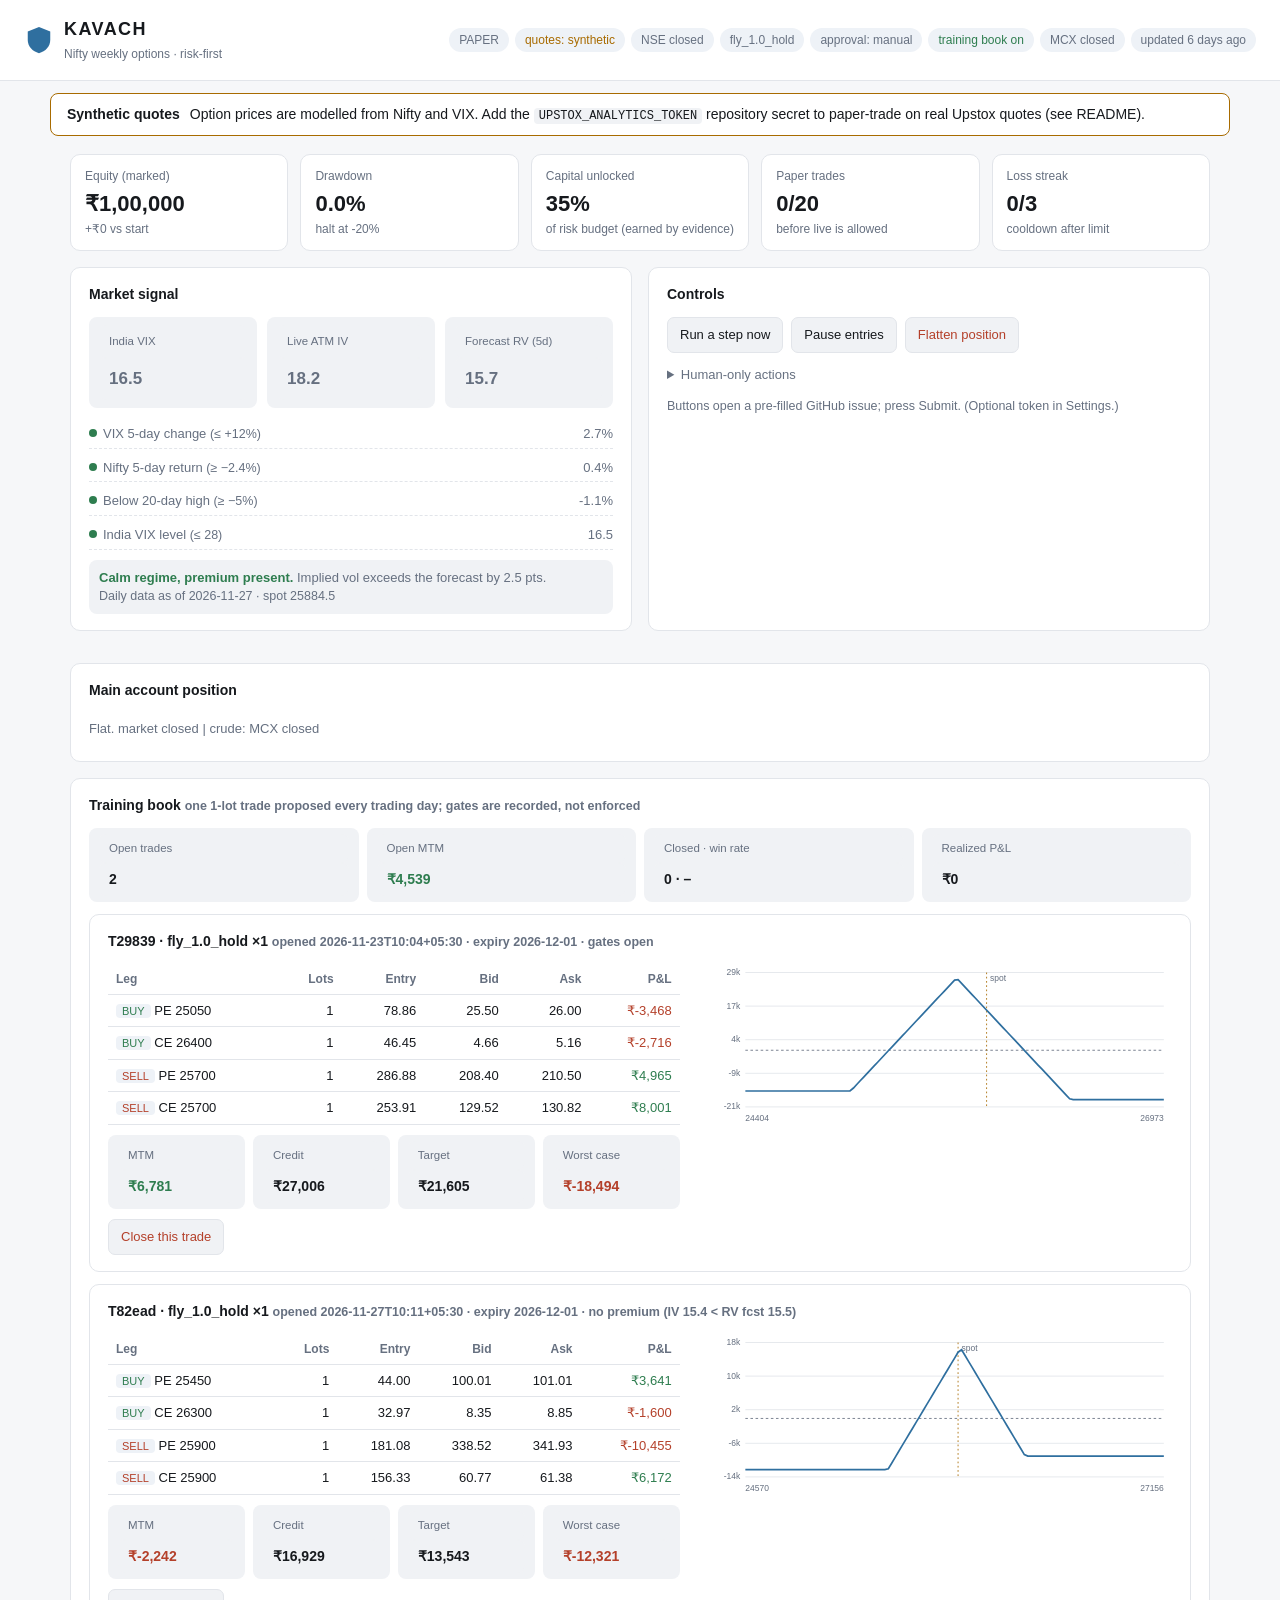
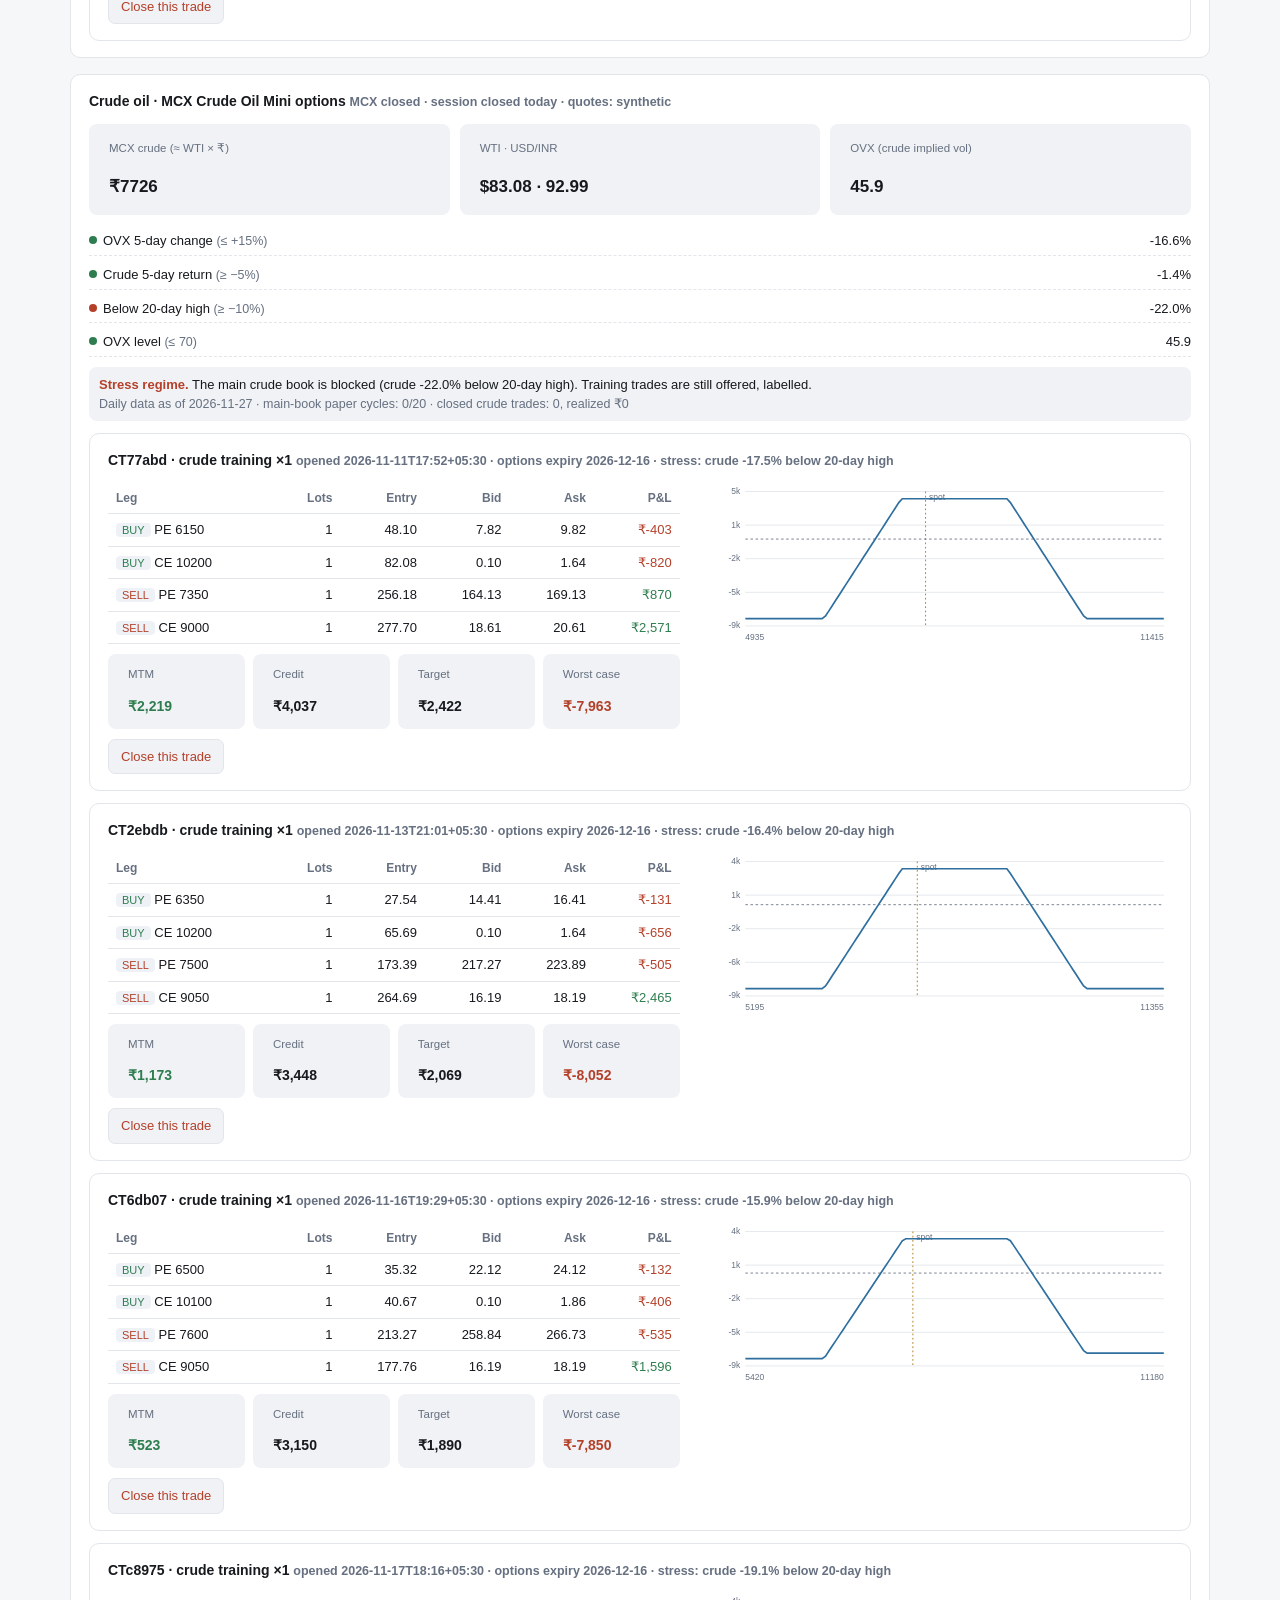
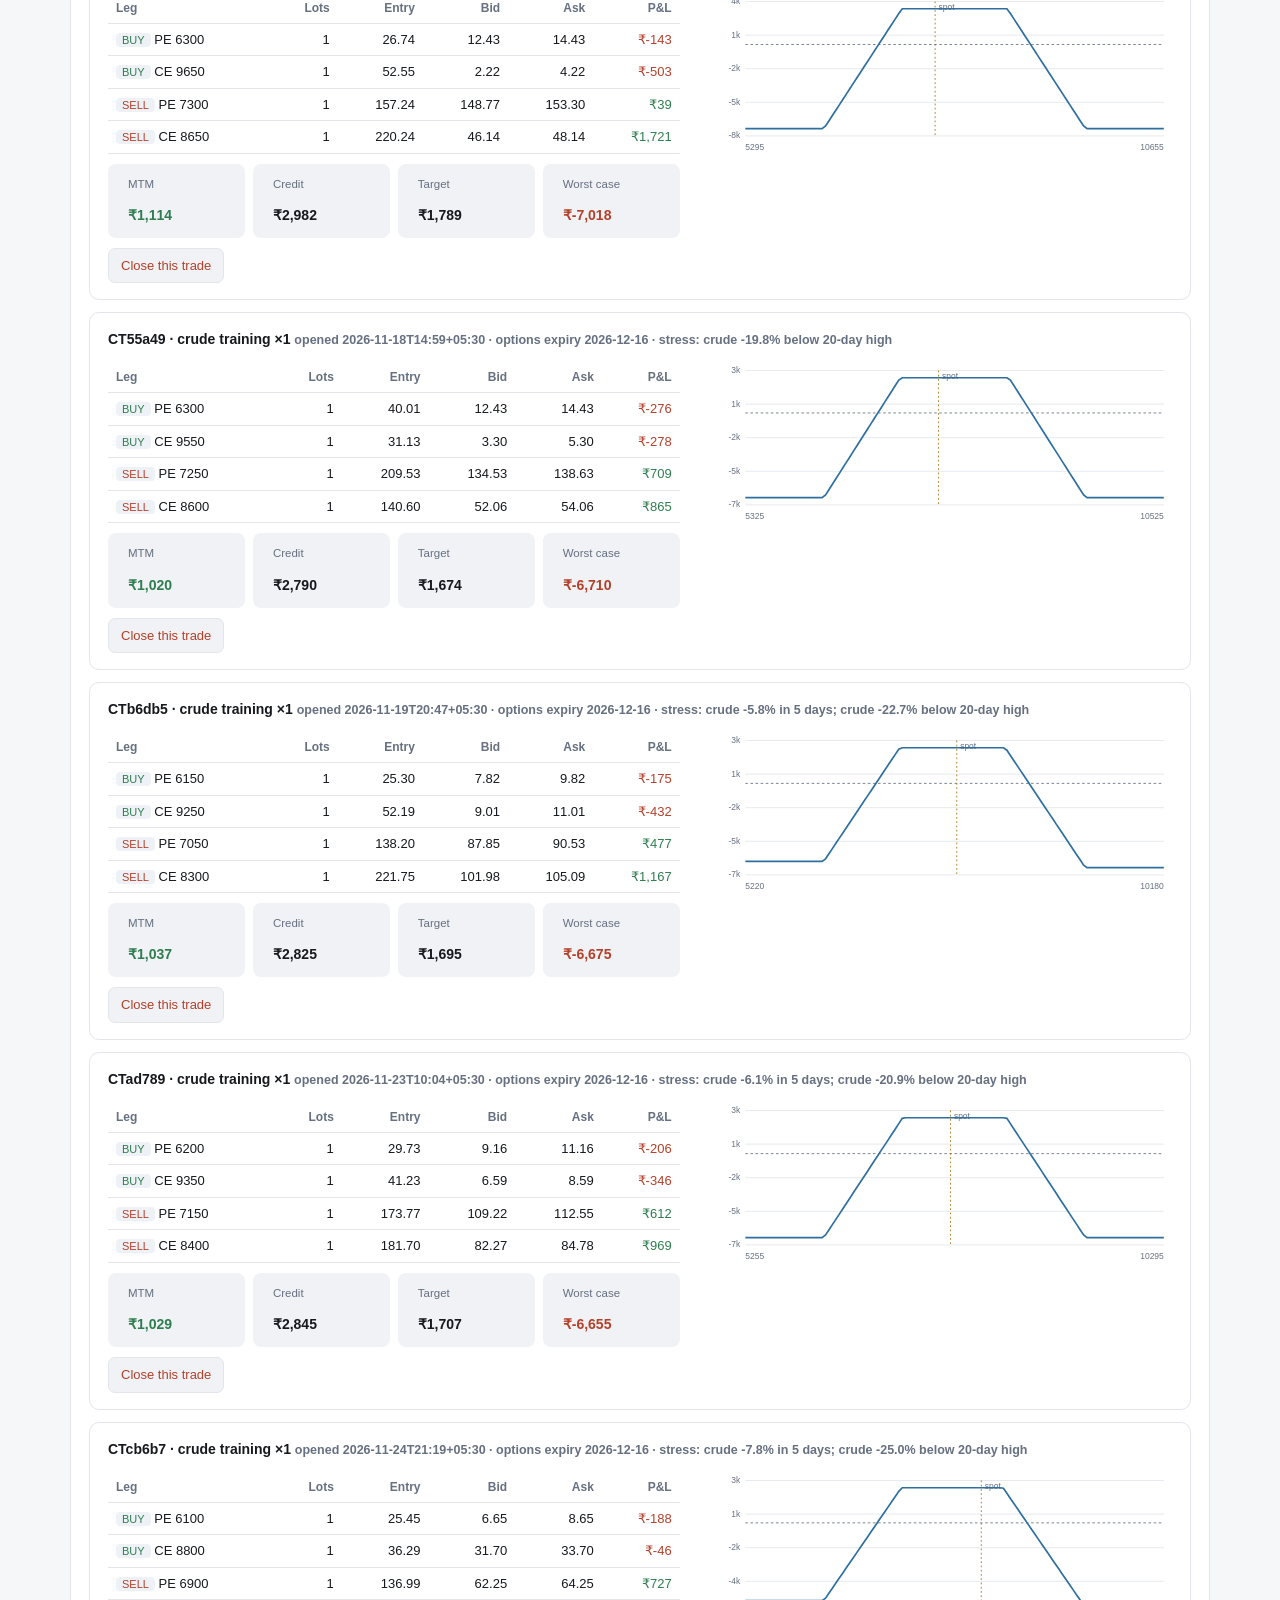
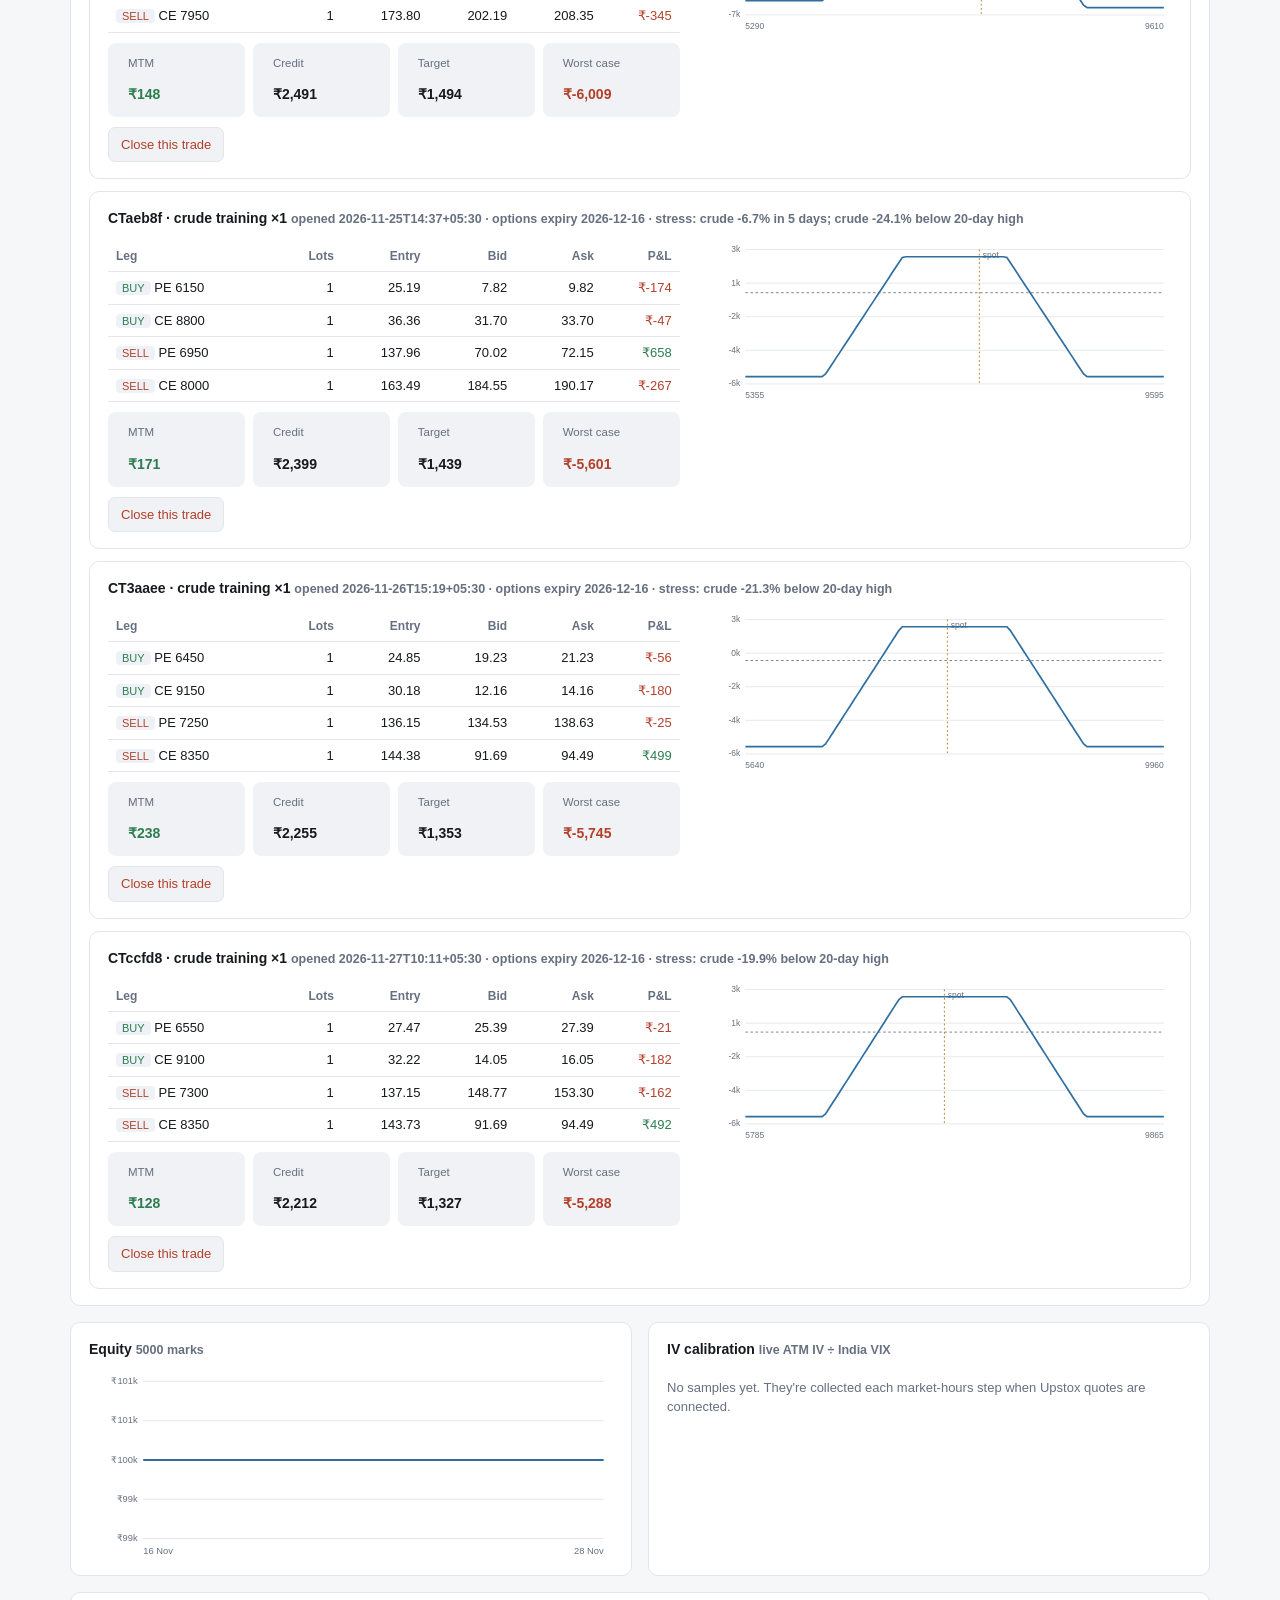
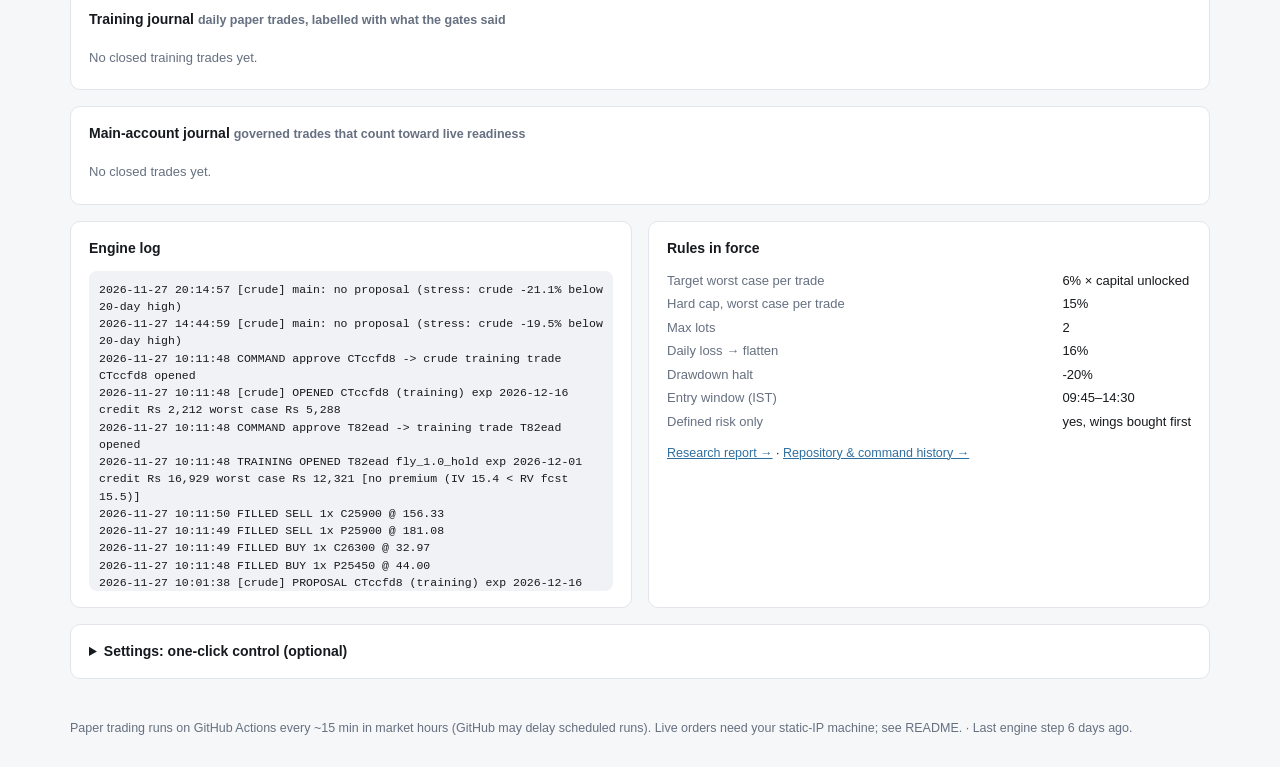
<file: index.html>
<!DOCTYPE html>
<html lang="en">
<head>
<meta charset="utf-8">
<meta name="viewport" content="width=device-width, initial-scale=1">
<title>KAVACH · control room</title>
<link rel="icon" href="data:image/svg+xml,<svg xmlns='http://www.w3.org/2000/svg' viewBox='0 0 32 32'><path d='M16 2 4 7v9c0 7 5 12 12 14 7-2 12-7 12-14V7z' fill='%232f6f9f'/></svg>">
<link rel="stylesheet" href="style.css">
</head>
<body>
<header class="top">
  <div class="brand">
    <svg viewBox="0 0 32 32" aria-hidden="true"><path d="M16 2 4 7v9c0 7 5 12 12 14 7-2 12-7 12-14V7z"/></svg>
    <div><h1>KAVACH</h1><span class="sub">Nifty weekly options · risk-first</span></div>
  </div>
  <div class="pills" id="pills"></div>
</header>

<div id="banners"></div>

<main>
  <section class="kpis" id="kpis"></section>

  <section class="grid2">
    <article class="card" id="signalCard">
      <h2>Market signal</h2>
      <div id="signal" class="muted">Loading…</div>
    </article>
    <article class="card" id="controlsCard">
      <h2>Controls</h2>
      <div class="controls">
        <button data-cmd="step" class="btn">Run a step now</button>
        <button data-cmd="pause" class="btn" id="pauseBtn">Pause entries</button>
        <button data-cmd="resume" class="btn" id="resumeBtn">Resume</button>
        <button data-cmd="flatten" class="btn danger" data-confirm="Close the open position at market quotes?">Flatten position</button>
      </div>
      <details class="adv">
        <summary>Human-only actions</summary>
        <p class="muted small">These need today's date typed exactly, as the governor requires.</p>
        <div class="row">
          <button class="btn" id="resetHalt">Reset drawdown halt</button>
          <button class="btn" id="acceptLimits">Accept edited limits.toml</button>
        </div>
      </details>
      <p class="muted small" id="cmdHint"></p>
      <div id="cmdStatus" class="small"></div>
    </article>
  </section>

  <section id="proposalWrap"></section>
  <section id="positionWrap"></section>
  <section id="trainingWrap"></section>
  <section id="crudeWrap"></section>

  <section class="grid2">
    <article class="card">
      <h2>Equity <span class="muted small" id="eqNote"></span></h2>
      <div id="equityChart" class="chart"></div>
    </article>
    <article class="card">
      <h2>IV calibration <span class="muted small">live ATM IV ÷ India VIX</span></h2>
      <div id="calib"></div>
    </article>
  </section>

  <article class="card">
    <h2>Training journal <span class="muted small">daily paper trades, labelled with what the gates said</span></h2>
    <div id="tjournal" class="tablewrap"></div>
  </article>

  <article class="card">
    <h2>Main-account journal <span class="muted small">governed trades that count toward live readiness</span></h2>
    <div id="journal" class="tablewrap"></div>
  </article>

  <section class="grid2">
    <article class="card">
      <h2>Engine log</h2>
      <pre id="log" class="log"></pre>
    </article>
    <article class="card">
      <h2>Rules in force</h2>
      <div id="limits"></div>
      <p class="small"><a href="report.html" target="_blank" rel="noopener">Research report →</a> · <a id="repoLink" target="_blank" rel="noopener">Repository &amp; command history →</a></p>
    </article>
  </section>

  <article class="card">
    <details id="settings">
      <summary><h2 class="inline">Settings: one-click control (optional)</h2></summary>
      <p class="small">Every control files a GitHub issue titled <code>kavach: &lt;command&gt;</code> on your repository. The runner obeys only issues opened by the repository owner, then comments the result and closes the issue.</p>
      <p class="small"><b>Without a token</b>, a button opens GitHub's new-issue page with the title pre-filled; press <i>Submit</i>. <b>With a token</b>, the button files the issue directly. Use a <i>fine-grained</i> token limited to this one repository, with only <i>Issues: Read and write</i>. It's stored only in this browser.</p>
      <form class="row" onsubmit="return false">
        <input id="tokenInput" type="password" placeholder="github_pat_…" autocomplete="off">
        <button class="btn" id="saveToken" type="button">Save</button>
        <button class="btn" id="clearToken" type="button">Forget</button>
      </form>
      <p class="small muted" id="tokenState"></p>
    </details>
  </article>
</main>

<footer class="muted small">
  Paper trading runs on GitHub Actions every ~15 min in market hours (GitHub may delay scheduled runs). Live orders need your static-IP machine; see README.
  <span id="updatedFoot"></span>
</footer>

<div id="modal" class="modal" hidden>
  <div class="modal-box">
    <h3 id="modalTitle"></h3>
    <p id="modalText" class="small"></p>
    <input id="modalInput" type="text" autocomplete="off">
    <div class="row end">
      <button class="btn" id="modalCancel">Cancel</button>
      <button class="btn primary" id="modalOk">Send</button>
    </div>
  </div>
</div>
<script src="app.js"></script>
</body>
</html>
</file>
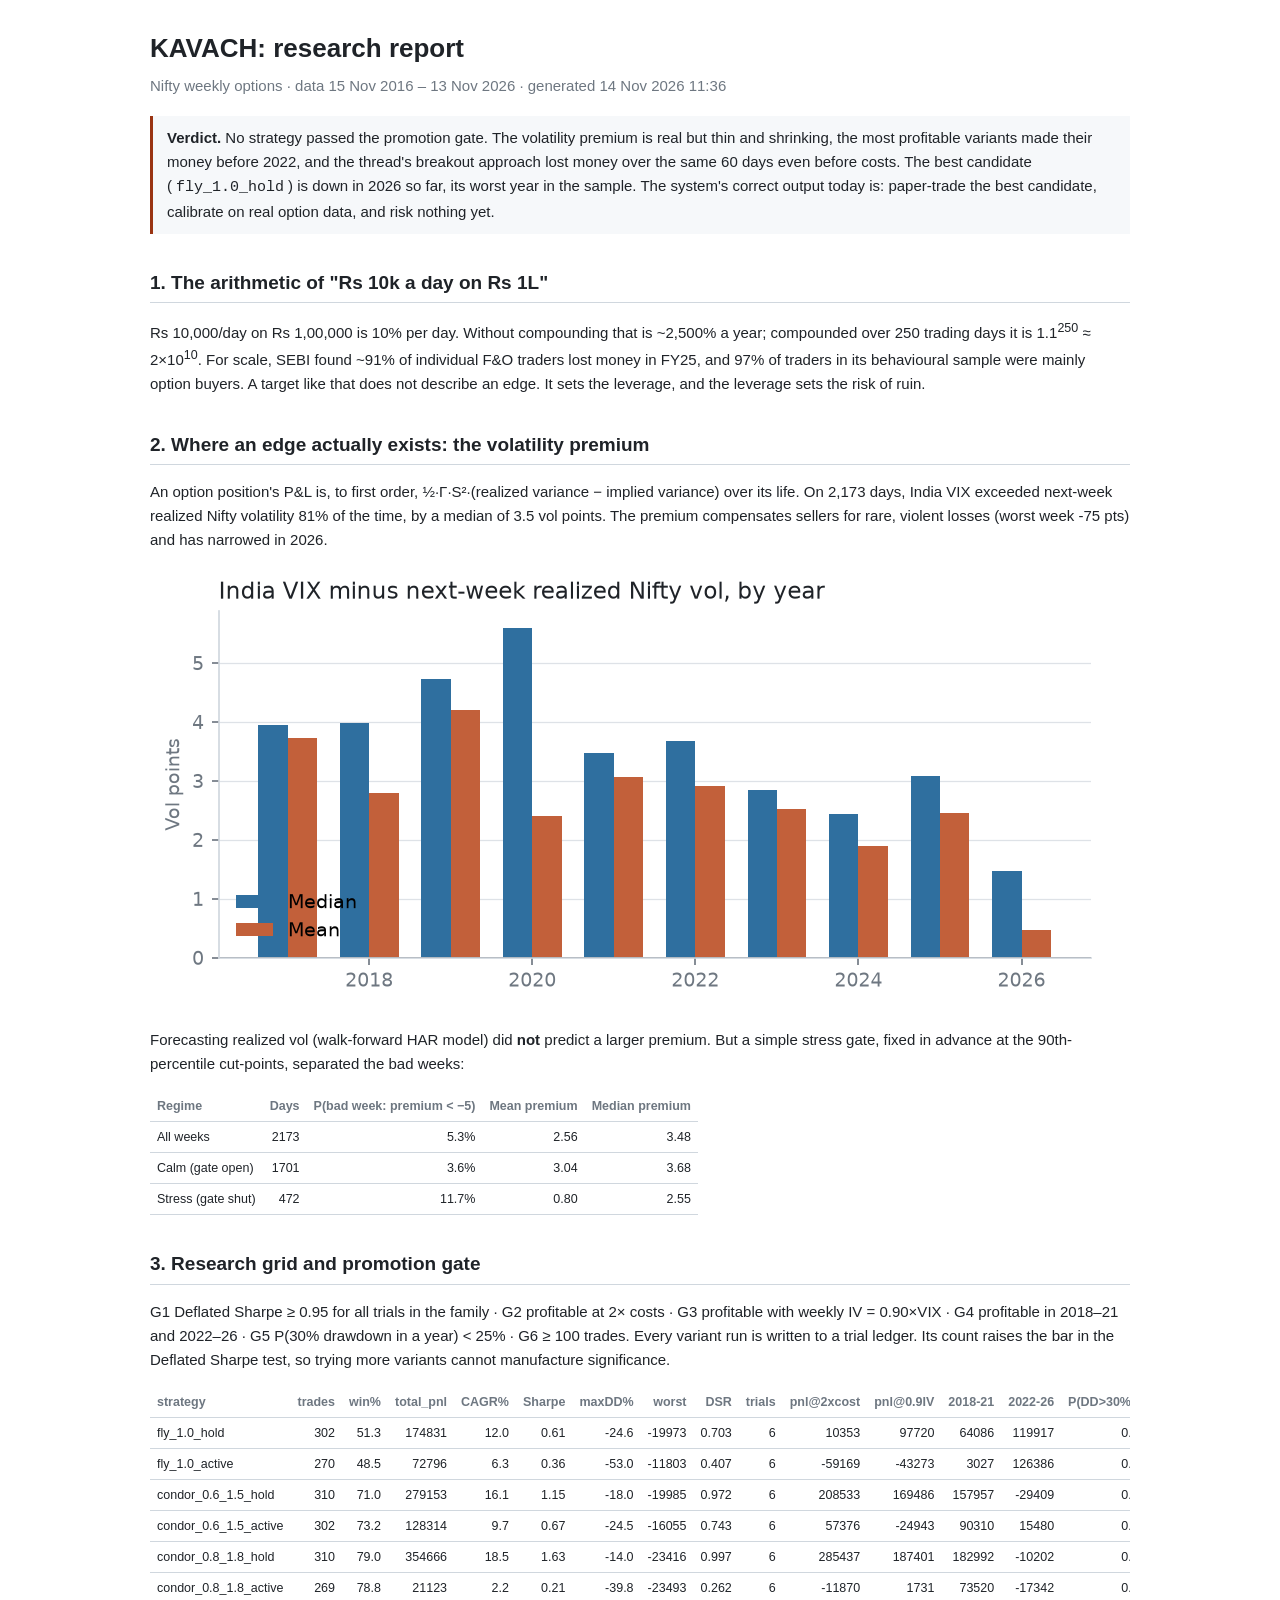
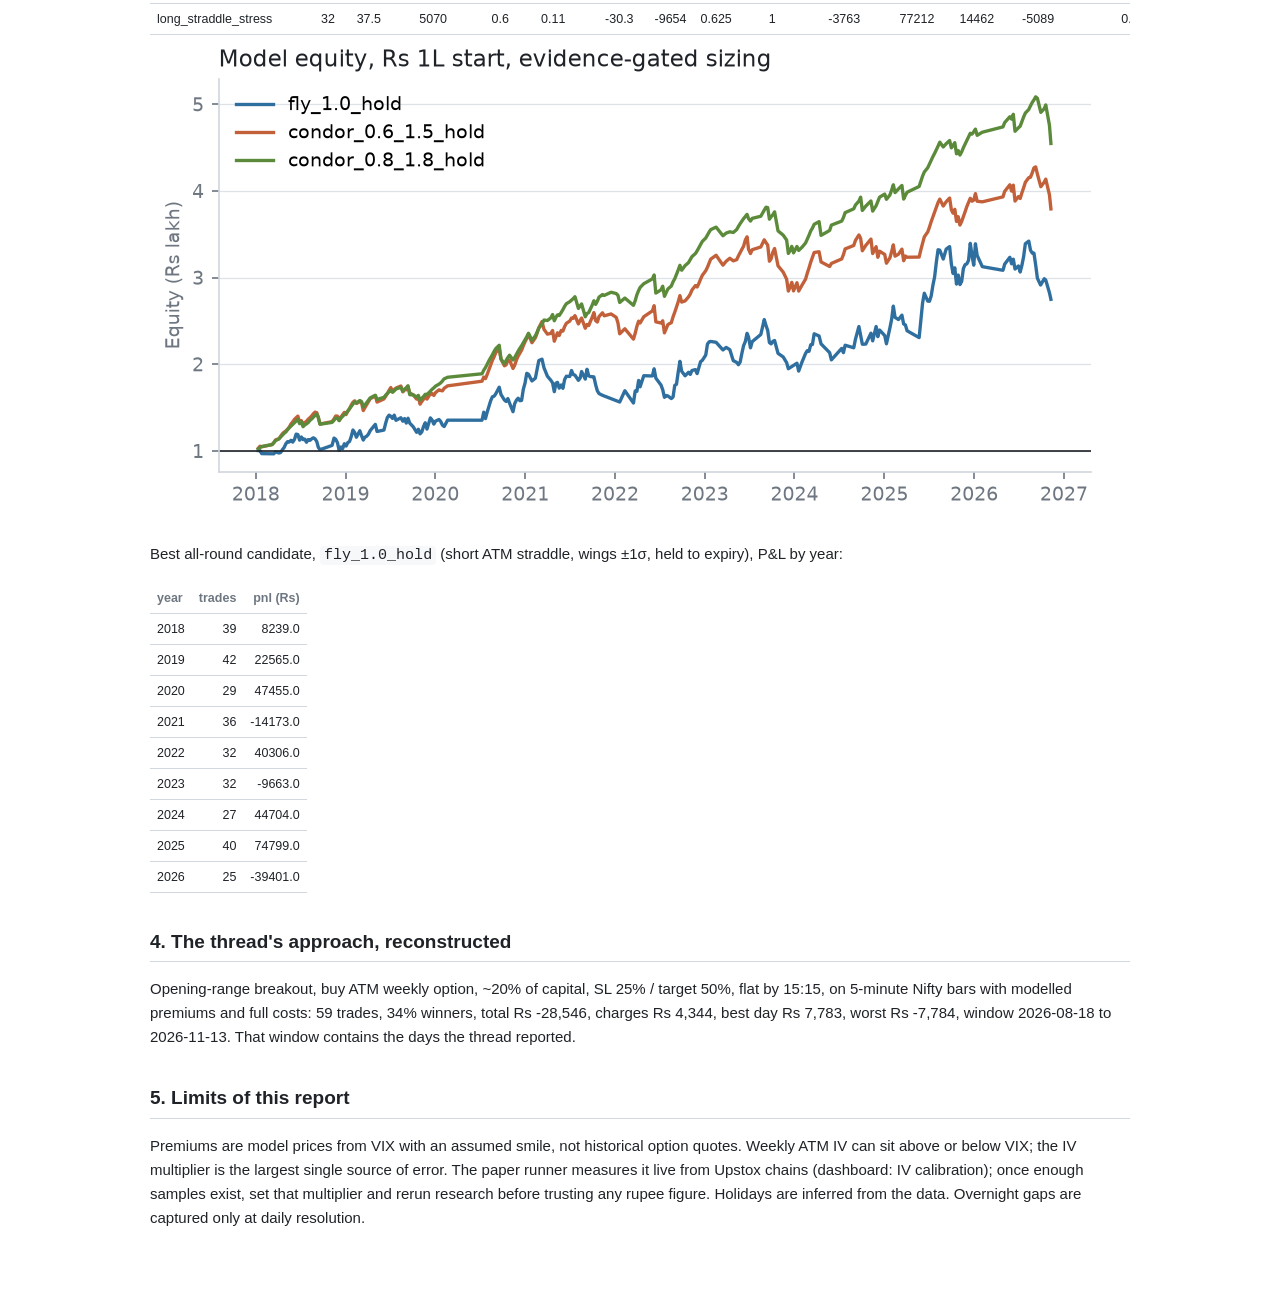
<file: report.html>
<!DOCTYPE html><html lang="en"><head><meta charset="utf-8">
<meta name="viewport" content="width=device-width,initial-scale=1"><title>KAVACH research report</title>
<style>
:root{--ink:#1f2328;--muted:#6e7781;--line:#d0d7de;--bg:#fff;--soft:#f6f8fa;--warn:#9a3412}
@media (prefers-color-scheme:dark){:root{--ink:#e6edf3;--muted:#8d96a0;--line:#30363d;--bg:#0d1117;--soft:#161b22;--warn:#f0883e}
img{background:#fff;border-radius:6px}}
body{font:15px/1.6 -apple-system,Segoe UI,Roboto,sans-serif;color:var(--ink);background:var(--bg);max-width:980px;margin:0 auto;padding:28px 20px 60px}
h1{font-size:26px;margin:0 0 4px} h2{font-size:19px;margin:34px 0 8px;border-bottom:1px solid var(--line);padding-bottom:4px}
.sub{color:var(--muted);margin:0 0 18px} .call{background:var(--soft);border-left:3px solid var(--warn);padding:10px 14px;margin:14px 0}
table.t{border-collapse:collapse;font-size:12.5px;width:100%;overflow-x:auto;display:block} .t th,.t td{padding:5px 7px;border-bottom:1px solid var(--line);text-align:right;white-space:nowrap}
.t th:first-child,.t td:first-child{text-align:left} .t th{color:var(--muted);font-weight:600}
img{max-width:100%} code{background:var(--soft);padding:1px 4px;border-radius:4px}
</style></head><body>
<h1>KAVACH: research report</h1>
<p class="sub">Nifty weekly options · data 15 Nov 2016 – 13 Nov 2026 · generated 14 Nov 2026 11:36</p>

<div class="call"><b>Verdict.</b> No strategy passed the promotion gate. The volatility premium is real
but thin and shrinking, the most profitable variants made their money before 2022, and the
thread's breakout approach lost money over the same 60 days even before costs. The best candidate
(<code>fly_1.0_hold</code>) is down in 2026 so far, its worst year in the sample. The system's
correct output today is: paper-trade the best candidate, calibrate on real option data, and risk nothing yet.</div>

<h2>1. The arithmetic of "Rs 10k a day on Rs 1L"</h2>
<p>Rs 10,000/day on Rs 1,00,000 is 10% per day. Without compounding that is ~2,500% a year; compounded over
250 trading days it is 1.1<sup>250</sup> ≈ 2×10<sup>10</sup>. For scale, SEBI found ~91% of individual F&amp;O traders
lost money in FY25, and 97% of traders in its behavioural sample were mainly option buyers. A target like that does not
describe an edge. It sets the leverage, and the leverage sets the risk of ruin.</p>

<h2>2. Where an edge actually exists: the volatility premium</h2>
<p>An option position's P&amp;L is, to first order, ½·Γ·S²·(realized variance − implied variance) over its life.
On 2,173 days, India VIX exceeded next-week realized Nifty volatility 81% of the time, by a median
of 3.5 vol points. The premium compensates sellers for rare, violent losses (worst week -75 pts)
and has narrowed in 2026.</p>
<img src="[data-uri]" alt="Volatility premium by year">
<p>Forecasting realized vol (walk-forward HAR model) did <b>not</b> predict a larger premium. But a simple
stress gate, fixed in advance at the 90th-percentile cut-points, separated the bad weeks:</p>
<table class="t"><tr><th>Regime</th><th>Days</th><th>P(bad week: premium &lt; −5)</th><th>Mean premium</th><th>Median premium</th></tr><tr><td>All weeks</td><td>2173</td><td>5.3%</td><td>2.56</td><td>3.48</td></tr><tr><td>Calm (gate open)</td><td>1701</td><td>3.6%</td><td>3.04</td><td>3.68</td></tr><tr><td>Stress (gate shut)</td><td>472</td><td>11.7%</td><td>0.80</td><td>2.55</td></tr></table>

<h2>3. Research grid and promotion gate</h2>
<p>G1 Deflated Sharpe ≥ 0.95 for all trials in the family · G2 profitable at 2× costs · G3 profitable with weekly IV = 0.90×VIX · G4 profitable in 2018–21 and 2022–26 · G5 P(30% drawdown in a year) &lt; 25% · G6 ≥ 100 trades. Every variant run is written to a trial ledger. Its count raises the bar in the Deflated Sharpe test,
so trying more variants cannot manufacture significance.</p>
<table class="dataframe t">
  <thead>
    <tr style="text-align: right;">
      <th>strategy</th>
      <th>trades</th>
      <th>win%</th>
      <th>total_pnl</th>
      <th>CAGR%</th>
      <th>Sharpe</th>
      <th>maxDD%</th>
      <th>worst</th>
      <th>DSR</th>
      <th>trials</th>
      <th>pnl@2xcost</th>
      <th>pnl@0.9IV</th>
      <th>2018-21</th>
      <th>2022-26</th>
      <th>P(DD&gt;30%,1y)</th>
      <th>halts</th>
      <th>PROMOTE</th>
    </tr>
  </thead>
  <tbody>
    <tr>
      <td>fly_1.0_hold</td>
      <td>302</td>
      <td>51.3</td>
      <td>174831</td>
      <td>12.0</td>
      <td>0.61</td>
      <td>-24.6</td>
      <td>-19973</td>
      <td>0.703</td>
      <td>6</td>
      <td>10353</td>
      <td>97720</td>
      <td>64086</td>
      <td>119917</td>
      <td>0.059</td>
      <td>2</td>
      <td>False</td>
    </tr>
    <tr>
      <td>fly_1.0_active</td>
      <td>270</td>
      <td>48.5</td>
      <td>72796</td>
      <td>6.3</td>
      <td>0.36</td>
      <td>-53.0</td>
      <td>-11803</td>
      <td>0.407</td>
      <td>6</td>
      <td>-59169</td>
      <td>-43273</td>
      <td>3027</td>
      <td>126386</td>
      <td>0.212</td>
      <td>9</td>
      <td>False</td>
    </tr>
    <tr>
      <td>condor_0.6_1.5_hold</td>
      <td>310</td>
      <td>71.0</td>
      <td>279153</td>
      <td>16.1</td>
      <td>1.15</td>
      <td>-18.0</td>
      <td>-19985</td>
      <td>0.972</td>
      <td>6</td>
      <td>208533</td>
      <td>169486</td>
      <td>157957</td>
      <td>-29409</td>
      <td>0.002</td>
      <td>0</td>
      <td>False</td>
    </tr>
    <tr>
      <td>condor_0.6_1.5_active</td>
      <td>302</td>
      <td>73.2</td>
      <td>128314</td>
      <td>9.7</td>
      <td>0.67</td>
      <td>-24.5</td>
      <td>-16055</td>
      <td>0.743</td>
      <td>6</td>
      <td>57376</td>
      <td>-24943</td>
      <td>90310</td>
      <td>15480</td>
      <td>0.024</td>
      <td>2</td>
      <td>False</td>
    </tr>
    <tr>
      <td>condor_0.8_1.8_hold</td>
      <td>310</td>
      <td>79.0</td>
      <td>354666</td>
      <td>18.5</td>
      <td>1.63</td>
      <td>-14.0</td>
      <td>-23416</td>
      <td>0.997</td>
      <td>6</td>
      <td>285437</td>
      <td>187401</td>
      <td>182992</td>
      <td>-10202</td>
      <td>0.000</td>
      <td>0</td>
      <td>False</td>
    </tr>
    <tr>
      <td>condor_0.8_1.8_active</td>
      <td>269</td>
      <td>78.8</td>
      <td>21123</td>
      <td>2.2</td>
      <td>0.21</td>
      <td>-39.8</td>
      <td>-23493</td>
      <td>0.262</td>
      <td>6</td>
      <td>-11870</td>
      <td>1731</td>
      <td>73520</td>
      <td>-17342</td>
      <td>0.091</td>
      <td>4</td>
      <td>False</td>
    </tr>
    <tr>
      <td>long_straddle_stress</td>
      <td>32</td>
      <td>37.5</td>
      <td>5070</td>
      <td>0.6</td>
      <td>0.11</td>
      <td>-30.3</td>
      <td>-9654</td>
      <td>0.625</td>
      <td>1</td>
      <td>-3763</td>
      <td>77212</td>
      <td>14462</td>
      <td>-5089</td>
      <td>0.004</td>
      <td>1</td>
      <td>False</td>
    </tr>
  </tbody>
</table>
<img src="[data-uri]" alt="Equity curves">
<p>Best all-round candidate, <code>fly_1.0_hold</code> (short ATM straddle, wings ±1σ, held to expiry), P&amp;L by year:</p>
<table class="dataframe t">
  <thead>
    <tr style="text-align: right;">
      <th>year</th>
      <th>trades</th>
      <th>pnl (Rs)</th>
    </tr>
  </thead>
  <tbody>
    <tr>
      <td>2018</td>
      <td>39</td>
      <td>8239.0</td>
    </tr>
    <tr>
      <td>2019</td>
      <td>42</td>
      <td>22565.0</td>
    </tr>
    <tr>
      <td>2020</td>
      <td>29</td>
      <td>47455.0</td>
    </tr>
    <tr>
      <td>2021</td>
      <td>36</td>
      <td>-14173.0</td>
    </tr>
    <tr>
      <td>2022</td>
      <td>32</td>
      <td>40306.0</td>
    </tr>
    <tr>
      <td>2023</td>
      <td>32</td>
      <td>-9663.0</td>
    </tr>
    <tr>
      <td>2024</td>
      <td>27</td>
      <td>44704.0</td>
    </tr>
    <tr>
      <td>2025</td>
      <td>40</td>
      <td>74799.0</td>
    </tr>
    <tr>
      <td>2026</td>
      <td>25</td>
      <td>-39401.0</td>
    </tr>
  </tbody>
</table>

<h2>4. The thread's approach, reconstructed</h2>
<p>Opening-range breakout, buy ATM weekly option, ~20% of capital, SL 25% / target 50%, flat by 15:15, on 5-minute
Nifty bars with modelled premiums and full costs: 59 trades, 34% winners, total Rs -28,546, charges Rs 4,344, best day Rs 7,783, worst Rs -7,784, window 2026-08-18 to 2026-11-13. That window contains the days the thread reported.</p>

<h2>5. Limits of this report</h2>
<p>Premiums are model prices from VIX with an assumed smile, not historical option quotes. Weekly ATM IV can sit
above or below VIX; the IV multiplier is the largest single source of error. The paper runner measures it live from Upstox chains (dashboard: IV calibration);
once enough samples exist, set that multiplier and rerun research before trusting any rupee figure.
Holidays are inferred from the data. Overnight gaps are captured only at daily resolution.</p>
</body></html>
</file>
<file: style.css>
:root{
  --bg:#f6f7f9;--card:#fff;--ink:#16191d;--muted:#667080;--line:#e2e5ea;--soft:#f0f2f5;
  --blue:#2f6f9f;--green:#2e7d4f;--red:#b4402a;--amber:#a86b00;--chip:#eef2f7;
  --mono:ui-monospace,SFMono-Regular,Menlo,Consolas,monospace;
}
@media (prefers-color-scheme:dark){:root{
  --bg:#0e1116;--card:#161a21;--ink:#e6e9ee;--muted:#8d97a6;--line:#262c35;--soft:#1c222b;
  --blue:#6aa7d6;--green:#5cbf84;--red:#e0735c;--amber:#e0a33a;--chip:#1f2630;}}
*{box-sizing:border-box}
body{margin:0;background:var(--bg);color:var(--ink);font:14px/1.5 -apple-system,BlinkMacSystemFont,"Segoe UI",Roboto,sans-serif}
a{color:var(--blue)}
code{font-family:var(--mono);background:var(--soft);padding:1px 5px;border-radius:4px;font-size:12px}
.top{display:flex;justify-content:space-between;align-items:center;gap:16px;flex-wrap:wrap;padding:16px 24px;border-bottom:1px solid var(--line);background:var(--card);position:sticky;top:0;z-index:5}
.brand{display:flex;gap:10px;align-items:center}
.brand svg{width:30px;height:30px;fill:var(--blue)}
.brand h1{font-size:18px;margin:0;letter-spacing:.08em}
.brand .sub{color:var(--muted);font-size:12px}
.pills{display:flex;gap:6px;flex-wrap:wrap}
.pill{font-size:12px;padding:3px 10px;border-radius:999px;background:var(--chip);color:var(--muted);white-space:nowrap}
.pill.ok{color:var(--green)}.pill.bad{color:var(--red)}.pill.warn{color:var(--amber)}.pill.live{background:var(--red);color:#fff}
main{max-width:1180px;margin:0 auto;padding:18px 20px 40px;display:flex;flex-direction:column;gap:16px}
.card{background:var(--card);border:1px solid var(--line);border-radius:10px;padding:16px 18px;min-width:0}
.card h2{font-size:14px;margin:0 0 12px;font-weight:650}
h2.inline{display:inline;margin:0}
.grid2{display:grid;grid-template-columns:1fr 1fr;gap:16px}
@media (max-width:820px){.grid2{grid-template-columns:1fr}}
.kpis{display:grid;grid-template-columns:repeat(auto-fit,minmax(150px,1fr));gap:12px}
.kpi{background:var(--card);border:1px solid var(--line);border-radius:10px;padding:12px 14px}
.kpi .l{font-size:12px;color:var(--muted)}
.kpi .v{font-size:22px;font-weight:650;font-variant-numeric:tabular-nums;margin-top:2px}
.kpi .s{font-size:12px;color:var(--muted)}
.pos{color:var(--green)}.neg{color:var(--red)}
.muted{color:var(--muted)}.small{font-size:12.5px}
.banner{max-width:1180px;margin:12px auto 0;padding:10px 16px;border-radius:8px;border:1px solid var(--line);background:var(--card);display:flex;gap:10px;align-items:center}
.banner.bad{border-color:var(--red)}.banner.warn{border-color:var(--amber)}.banner.info{border-color:var(--blue)}.banner.ok{border-color:var(--green, #3a7d44)}
.banner b{white-space:nowrap}
.sig{display:grid;grid-template-columns:repeat(3,1fr);gap:10px;margin-bottom:12px}
.sig div{background:var(--soft);border-radius:8px;padding:8px 10px}
.sig .l{font-size:11.5px;color:var(--muted)}.sig .v{font-size:17px;font-weight:600;font-variant-numeric:tabular-nums}
.gate{display:flex;flex-direction:column;gap:5px}
.gate .g{display:flex;justify-content:space-between;font-size:13px;padding:4px 0;border-bottom:1px dashed var(--line)}
.dot{display:inline-block;width:8px;height:8px;border-radius:50%;margin-right:6px;vertical-align:1px}
.dot.ok{background:var(--green)}.dot.bad{background:var(--red)}
.verdict{margin-top:10px;padding:8px 10px;border-radius:8px;background:var(--soft);font-size:13px}
.controls,.row{display:flex;gap:8px;flex-wrap:wrap;align-items:center}
.row.end{justify-content:flex-end}
.btn{font:inherit;font-size:13px;padding:7px 12px;border-radius:7px;border:1px solid var(--line);background:var(--soft);color:var(--ink);cursor:pointer}
.btn:hover{border-color:var(--muted)}
.btn.primary{background:var(--blue);border-color:var(--blue);color:#fff}
.btn.good{background:var(--green);border-color:var(--green);color:#fff}
.btn.danger{color:var(--red)}
.btn:disabled{opacity:.45;cursor:not-allowed}
.adv{margin-top:12px}.adv summary{cursor:pointer;font-size:13px;color:var(--muted)}
input[type=text],input[type=password]{font:inherit;padding:7px 10px;border-radius:7px;border:1px solid var(--line);background:var(--bg);color:var(--ink);min-width:260px;flex:1}
table{border-collapse:collapse;width:100%;font-size:13px;font-variant-numeric:tabular-nums}
th,td{padding:6px 8px;border-bottom:1px solid var(--line);text-align:right;white-space:nowrap}
th:first-child,td:first-child{text-align:left}
th{color:var(--muted);font-weight:600;font-size:12px}
.tablewrap{overflow-x:auto}
.chart svg{width:100%;height:auto;display:block}
.chart text{fill:var(--muted);font-size:10px}
.split{display:grid;grid-template-columns:1.2fr 1fr;gap:16px;align-items:start}
@media (max-width:820px){.split{grid-template-columns:1fr}}
.facts{display:grid;grid-template-columns:repeat(4,1fr);gap:8px;margin:10px 0}
@media (max-width:600px){.facts{grid-template-columns:repeat(2,1fr)}}
.facts div{background:var(--soft);border-radius:8px;padding:6px 10px}
.facts .l{font-size:11.5px;color:var(--muted)}.facts .v{font-weight:600;font-variant-numeric:tabular-nums}
.log{font-family:var(--mono);font-size:11.5px;max-height:320px;overflow:auto;background:var(--soft);border-radius:8px;padding:10px;margin:0;white-space:pre-wrap}
.kv{display:grid;grid-template-columns:1fr auto;gap:4px 12px;font-size:13px}
.kv span:nth-child(odd){color:var(--muted)}
footer{max-width:1180px;margin:0 auto;padding:0 20px 30px}
.modal{position:fixed;inset:0;background:rgba(0,0,0,.45);display:flex;align-items:center;justify-content:center;z-index:20}
.modal[hidden]{display:none}
.modal-box{background:var(--card);border:1px solid var(--line);border-radius:12px;padding:18px;max-width:440px;width:92%;display:flex;flex-direction:column;gap:10px}
.modal-box h3{margin:0;font-size:15px}
.legside{font-size:11px;padding:1px 6px;border-radius:4px;background:var(--chip)}
.legside.BUY{color:var(--green)}.legside.SELL{color:var(--red)}
.empty{color:var(--muted);font-size:13px;padding:6px 0}
</file>
